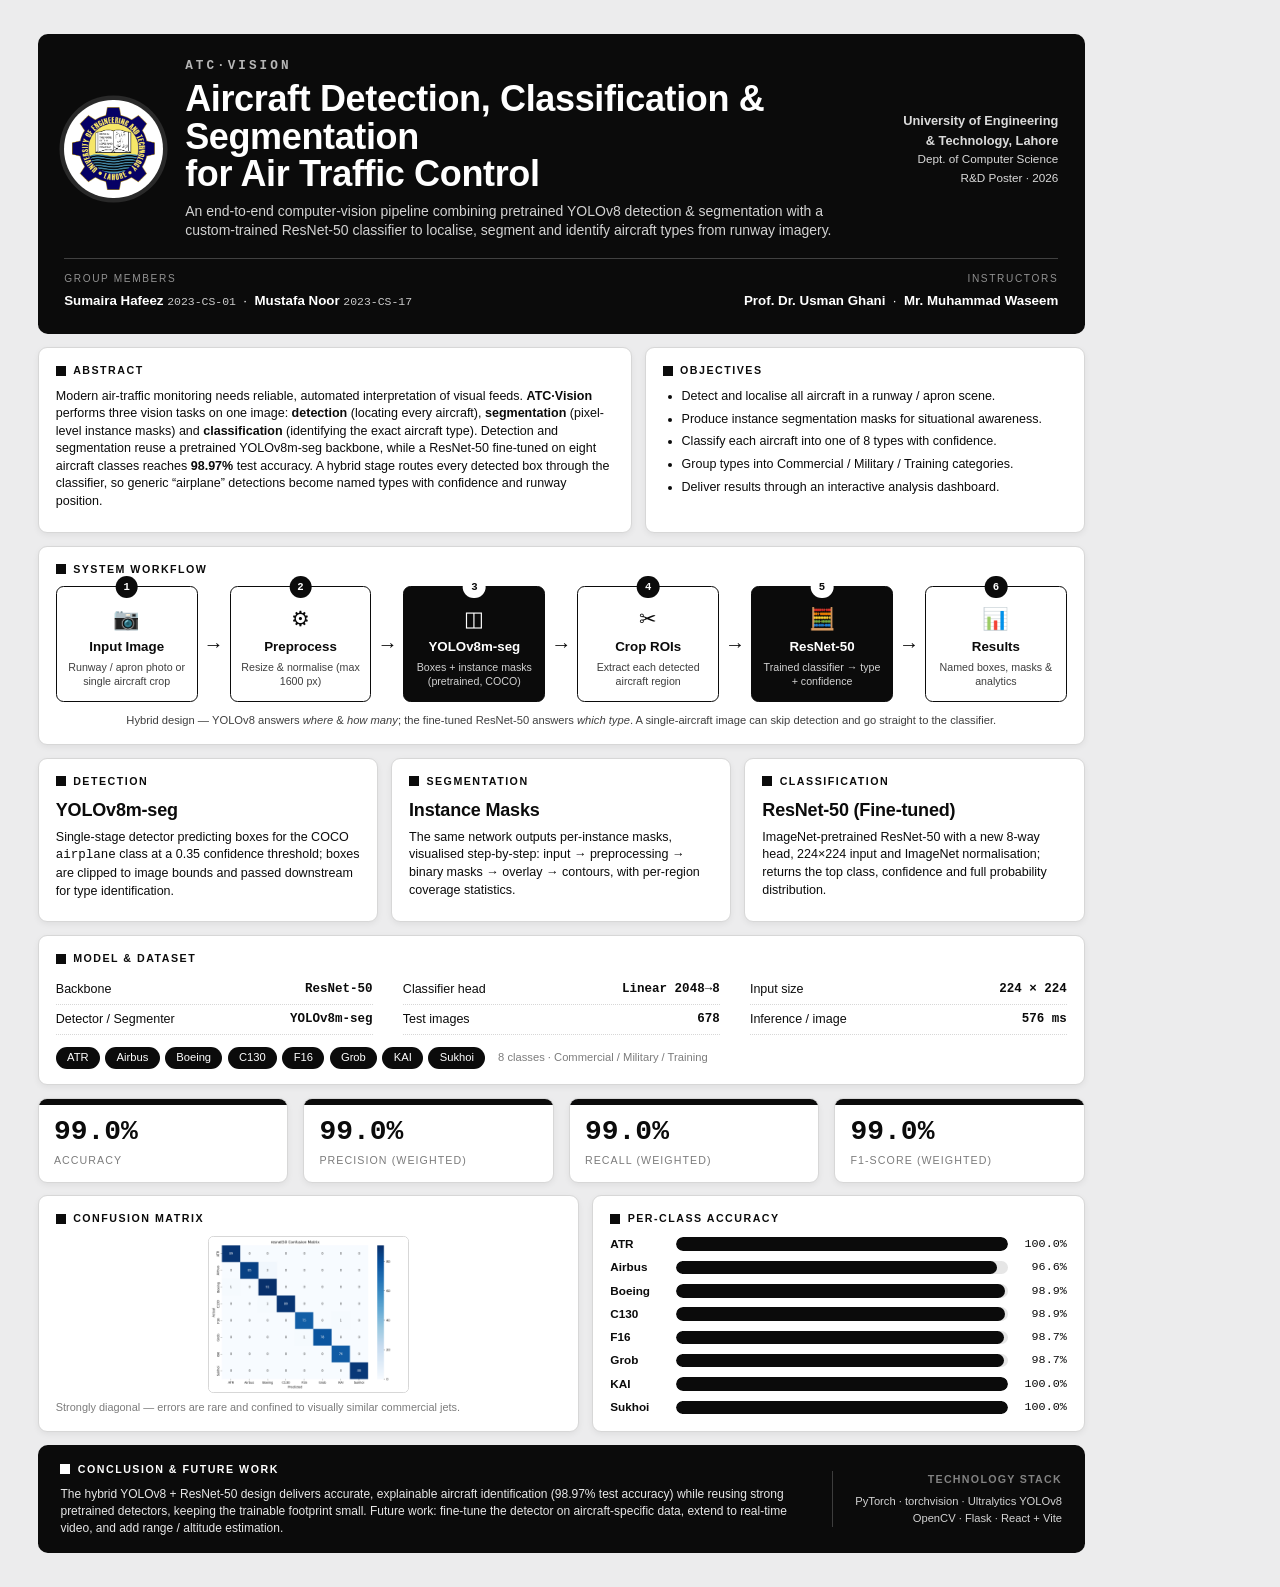
<file: poster.html>
<!DOCTYPE html><html><head><meta charset="utf-8"><style>
@page { size: A3 portrait; margin: 0; }
* { box-sizing: border-box; margin: 0; padding: 0; }
@media print { html, body { height: 419.5mm; overflow: hidden; } }
:root {
  --ink:#0b0b0b; --soft:#3f3f3f; --faint:#7c7c7c; --line:#d7d7d7;
  --card:#ffffff; --canvas:#ececed; --accent:#0b0b0b;
}
html,body { background:var(--canvas); }
body {
  width:297mm; height:420mm; padding:9mm 10mm; background:var(--canvas); color:var(--ink);
  font-family:"Segoe UI","Inter",Arial,sans-serif; font-size:9.4pt; line-height:1.4;
  display:flex; flex-direction:column; overflow:hidden;
}
h1,h2,h3,h4 { letter-spacing:-.01em; }
.mono { font-family:"Consolas",ui-monospace,monospace; }
.mut { color:var(--faint); }
b { font-weight:700; }

/* eyebrow label with square bullet */
.eyebrow { display:flex; align-items:center; gap:2mm; font-size:8pt; text-transform:uppercase;
  letter-spacing:.14em; color:var(--ink); font-weight:800; margin-bottom:2.5mm; }
.eyebrow::before { content:""; width:2.6mm; height:2.6mm; background:var(--accent); display:block; }

/* cards */
.card { background:var(--card); border:.3mm solid var(--line); border-radius:2.4mm;
  padding:4mm 4.5mm; box-shadow:0 .6mm 1.6mm rgba(0,0,0,.06); }

/* ---------- header band ---------- */
.head { background:var(--ink); color:#fff; padding:6mm 7mm; border-radius:2.6mm; }
.head-top { display:flex; align-items:center; gap:6mm; }
.head-logo { flex:none; width:26mm; height:26mm; background:#fff; border-radius:50%;
  display:flex; align-items:center; justify-content:center; box-shadow:0 0 0 1.2mm rgba(255,255,255,.12); }
.head-logo img { width:22mm; height:22mm; object-fit:contain; }
.head-mid { flex:1; }
.kicker { font-family:"Consolas",monospace; font-weight:700; letter-spacing:.24em; font-size:9.5pt; opacity:.7; }
.head h1 { font-size:27pt; line-height:1.04; margin-top:1.5mm; font-weight:800; }
.head .sub { font-size:10.5pt; opacity:.82; margin-top:2.5mm; max-width:182mm; line-height:1.4; }
.head .right { flex:none; text-align:right; font-size:8.8pt; opacity:.85; line-height:1.55; }
.head .right b { font-size:9.6pt; opacity:1; }
.head-div { height:.3mm; background:rgba(255,255,255,.22); margin:4.5mm 0 3.5mm; }
.head-credits { display:flex; justify-content:space-between; gap:8mm; }
.cred .lbl { font-size:7.6pt; text-transform:uppercase; letter-spacing:.16em; opacity:.55; margin-bottom:1.2mm; }
.cred .who { font-size:10pt; line-height:1.5; }
.cred .who .id { font-family:"Consolas",monospace; opacity:.78; font-size:8.6pt; }
.head-credits .right-c { text-align:right; }

/* ---------- body grid ---------- */
.body { flex:1; min-height:0; display:flex; flex-direction:column; gap:3.4mm; margin-top:3.6mm; }
.row { display:grid; gap:3.4mm; }
.r-2 { grid-template-columns:1fr 1fr; }
.r-3 { grid-template-columns:1fr 1fr 1fr; }
.r-ab { grid-template-columns:1.35fr 1fr; }
.r-model { grid-template-columns:1fr 1.25fr; }
.results { flex:1; min-height:0; grid-template-columns:1.1fr 1fr; }

h3.title { font-size:13.5pt; margin-bottom:1.5mm; font-weight:800; }
p { margin-bottom:1.6mm; }
ul { padding-left:5mm; }
li { margin-bottom:1.4mm; }

/* ---------- workflow ---------- */
.flow { display:flex; align-items:stretch; }
.node { flex:1; border:.4mm solid var(--ink); border-radius:2mm; padding:3.2mm 2.5mm; text-align:center;
  background:var(--card); display:flex; flex-direction:column; align-items:center; justify-content:flex-start; position:relative; }
.node.dark { background:var(--ink); color:#fff; border-color:var(--ink); }
.node .step { position:absolute; top:-3mm; left:50%; transform:translateX(-50%); width:6mm; height:6mm;
  background:var(--ink); color:#fff; border-radius:50%; font-size:8pt; font-weight:700; display:flex;
  align-items:center; justify-content:center; font-family:"Consolas",monospace; }
.node.dark .step { background:#fff; color:var(--ink); }
.node .ic { font-size:16pt; margin-top:1.5mm; }
.node .t { font-weight:800; font-size:10pt; margin-top:1mm; }
.node .d { font-size:8pt; color:var(--soft); margin-top:1mm; line-height:1.3; }
.node.dark .d { color:#d2d2d2; }
.arrow { display:flex; align-items:center; justify-content:center; padding:0 1.6mm; font-size:15pt; font-weight:800; }
.flow-note { font-size:8.4pt; color:var(--soft); margin-top:3mm; text-align:center; }

/* ---------- metric tiles ---------- */
.tiles { display:grid; grid-template-columns:repeat(4,1fr); gap:4mm; }
.tile { background:var(--card); border:.3mm solid var(--line); border-radius:2.4mm; padding:3.5mm 4mm;
  position:relative; overflow:hidden; box-shadow:0 .6mm 1.6mm rgba(0,0,0,.06); }
.tile::before { content:""; position:absolute; top:0; left:0; right:0; height:1.6mm; background:var(--ink); }
.tile .v { font-family:"Consolas",monospace; font-weight:700; font-size:21pt; line-height:1; margin-top:1.5mm; }
.tile .l { font-size:8pt; text-transform:uppercase; letter-spacing:.1em; color:var(--faint); margin-top:2mm; }

/* ---------- table ---------- */
table { width:100%; border-collapse:collapse; font-size:8.7pt; }
th,td { text-align:left; padding:1.25mm 2mm; border-bottom:.25mm solid var(--line); }
th { font-size:7.6pt; text-transform:uppercase; letter-spacing:.06em; color:var(--faint); }
td.n,th.n { text-align:right; font-family:"Consolas",monospace; }
tbody tr:nth-child(even) { background:#f6f6f6; }
tr:last-child td { border-bottom:none; }
tfoot td { border-top:.5mm solid var(--ink); font-weight:700; background:#fff; }

/* ---------- key-value ---------- */
.model-grid { display:grid; grid-template-columns:repeat(3,1fr); column-gap:8mm; }
.kv { display:flex; justify-content:space-between; gap:3mm; font-size:9.4pt; padding:1.5mm 0; border-bottom:.25mm dotted var(--line); }
.kv b { font-family:"Consolas",monospace; text-align:right; }
.tags { margin-top:3mm; display:flex; align-items:center; flex-wrap:wrap; gap:1.4mm; }
.tag { display:inline-block; background:var(--ink); color:#fff; border-radius:6mm; padding:.9mm 3mm; font-size:8.4pt; }
.tagnote { font-size:8.4pt; color:var(--faint); margin-left:2mm; }

/* ---------- bars ---------- */
.barwrap { flex:1; min-height:0; display:flex; flex-direction:column; justify-content:space-between; overflow:hidden; }
.bar { display:grid; grid-template-columns:15mm 1fr 13mm; align-items:center; gap:2.5mm; font-size:8.8pt; }
.bl { font-weight:700; }
.bt { height:3.6mm; background:#e6e6e6; border-radius:2mm; overflow:hidden; }
.bf { display:block; height:100%; background:var(--ink); border-radius:2mm; }
.bp { text-align:right; font-family:"Consolas",monospace; }

/* ---------- confusion matrix (flexes to fit) ---------- */
.results .plot { display:flex; flex-direction:column; min-height:0; }
.results .plot .imgbox { flex:1; min-height:0; display:flex; align-items:center; justify-content:center; }
.results .plot img { max-width:100%; max-height:100%; object-fit:contain; border:.25mm solid var(--line); border-radius:1.4mm; }
.results .plot .cap { font-size:8.2pt; color:var(--faint); margin-top:2mm; }
.results .right-col { display:flex; flex-direction:column; min-height:0; }

/* ---------- footer band ---------- */
.foot { background:var(--ink); color:#fff; border-radius:2.6mm; padding:4.5mm 6mm; display:flex; gap:7mm; align-items:center; }
.foot .fc { flex:1; }
.foot .eyebrow { color:#fff; }
.foot .eyebrow::before { background:#fff; }
.foot p { font-size:9pt; opacity:.9; margin:0; line-height:1.4; }
.foot .stack { flex:none; max-width:78mm; text-align:right; font-size:8.4pt; opacity:.82; line-height:1.5; border-left:.3mm solid rgba(255,255,255,.25); padding-left:6mm; }
.foot .stack b { display:block; font-size:8pt; letter-spacing:.12em; text-transform:uppercase; opacity:.6; margin-bottom:1.5mm; }
</style></head><body>

  <div class="head">
    <div class="head-top">
      <div class="head-logo"><img src="[data-uri]" alt="UET Lahore"></div>
      <div class="head-mid">
        <div class="kicker">ATC&middot;VISION</div>
        <h1>Aircraft Detection, Classification &amp; Segmentation<br>for Air Traffic Control</h1>
        <div class="sub">An end-to-end computer-vision pipeline combining pretrained YOLOv8 detection &amp; segmentation
          with a custom-trained ResNet-50 classifier to localise, segment and identify aircraft types from runway imagery.</div>
      </div>
      <div class="right">
        <b>University of Engineering<br>&amp; Technology, Lahore</b><br>Dept. of Computer Science<br>R&amp;D Poster &middot; 2026
      </div>
    </div>
    <div class="head-div"></div>
    <div class="head-credits">
      <div class="cred">
        <div class="lbl">Group Members</div>
        <div class="who"><b>Sumaira Hafeez</b> <span class="id">2023-CS-01</span> &nbsp;&middot;&nbsp; <b>Mustafa Noor</b> <span class="id">2023-CS-17</span></div>
      </div>
      <div class="cred right-c">
        <div class="lbl">Instructors</div>
        <div class="who"><b>Prof. Dr. Usman Ghani</b> &nbsp;&middot;&nbsp; <b>Mr. Muhammad Waseem</b></div>
      </div>
    </div>
  </div>

  <div class="body">

    <!-- abstract + objectives -->
    <div class="row r-ab">
      <div class="card">
        <div class="eyebrow">Abstract</div>
        <p>Modern air-traffic monitoring needs reliable, automated interpretation of visual feeds. <b>ATC&middot;Vision</b>
        performs three vision tasks on one image: <b>detection</b> (locating every aircraft), <b>segmentation</b>
        (pixel-level instance masks) and <b>classification</b> (identifying the exact aircraft type). Detection and
        segmentation reuse a pretrained YOLOv8m-seg backbone, while a ResNet-50 fine-tuned on eight aircraft classes
        reaches <b>98.97%</b> test accuracy. A hybrid stage routes every detected box through the classifier, so
        generic &ldquo;airplane&rdquo; detections become named types with confidence and runway position.</p>
      </div>
      <div class="card">
        <div class="eyebrow">Objectives</div>
        <ul>
          <li>Detect and localise all aircraft in a runway / apron scene.</li>
          <li>Produce instance segmentation masks for situational awareness.</li>
          <li>Classify each aircraft into one of 8 types with confidence.</li>
          <li>Group types into Commercial / Military / Training categories.</li>
          <li>Deliver results through an interactive analysis dashboard.</li>
        </ul>
      </div>
    </div>

    <!-- workflow -->
    <div class="card">
      <div class="eyebrow">System Workflow</div>
      <div class="flow">
        <div class="node"><div class="step">1</div><div class="ic">&#128247;</div><div class="t">Input Image</div><div class="d">Runway / apron photo or single aircraft crop</div></div>
        <div class="arrow">&rarr;</div>
        <div class="node"><div class="step">2</div><div class="ic">&#9881;</div><div class="t">Preprocess</div><div class="d">Resize &amp; normalise (max 1600 px)</div></div>
        <div class="arrow">&rarr;</div>
        <div class="node dark"><div class="step">3</div><div class="ic">&#9707;</div><div class="t">YOLOv8m-seg</div><div class="d">Boxes + instance masks (pretrained, COCO)</div></div>
        <div class="arrow">&rarr;</div>
        <div class="node"><div class="step">4</div><div class="ic">&#9986;</div><div class="t">Crop ROIs</div><div class="d">Extract each detected aircraft region</div></div>
        <div class="arrow">&rarr;</div>
        <div class="node dark"><div class="step">5</div><div class="ic">&#129518;</div><div class="t">ResNet-50</div><div class="d">Trained classifier &rarr; type + confidence</div></div>
        <div class="arrow">&rarr;</div>
        <div class="node"><div class="step">6</div><div class="ic">&#128202;</div><div class="t">Results</div><div class="d">Named boxes, masks &amp; analytics</div></div>
      </div>
      <div class="flow-note">Hybrid design &mdash; YOLOv8 answers <i>where</i> &amp; <i>how many</i>; the fine-tuned ResNet-50 answers <i>which type</i>. A single-aircraft image can skip detection and go straight to the classifier.</div>
    </div>

    <!-- methodology -->
    <div class="row r-3">
      <div class="card"><div class="eyebrow">Detection</div><h3 class="title">YOLOv8m-seg</h3>
        <p>Single-stage detector predicting boxes for the COCO <span class="mono">airplane</span> class at a 0.35
        confidence threshold; boxes are clipped to image bounds and passed downstream for type identification.</p></div>
      <div class="card"><div class="eyebrow">Segmentation</div><h3 class="title">Instance Masks</h3>
        <p>The same network outputs per-instance masks, visualised step-by-step: input &rarr; preprocessing &rarr;
        binary masks &rarr; overlay &rarr; contours, with per-region coverage statistics.</p></div>
      <div class="card"><div class="eyebrow">Classification</div><h3 class="title">ResNet-50 (Fine-tuned)</h3>
        <p>ImageNet-pretrained ResNet-50 with a new 8-way head, 224&times;224 input and ImageNet normalisation; returns
        the top class, confidence and full probability distribution.</p></div>
    </div>

    <!-- model & dataset (compact, full width) -->
    <div class="card">
      <div class="eyebrow">Model &amp; Dataset</div>
      <div class="model-grid">
        <div class="kv"><span>Backbone</span><b>ResNet-50</b></div>
        <div class="kv"><span>Classifier head</span><b>Linear 2048&rarr;8</b></div>
        <div class="kv"><span>Input size</span><b>224 &times; 224</b></div>
        <div class="kv"><span>Detector / Segmenter</span><b>YOLOv8m-seg</b></div>
        <div class="kv"><span>Test images</span><b>678</b></div>
        <div class="kv"><span>Inference / image</span><b>576 ms</b></div>
      </div>
      <div class="tags">
        <span class="tag">ATR</span><span class="tag">Airbus</span><span class="tag">Boeing</span><span class="tag">C130</span>
        <span class="tag">F16</span><span class="tag">Grob</span><span class="tag">KAI</span><span class="tag">Sukhoi</span>
        <span class="tagnote">8 classes &middot; Commercial / Military / Training</span>
      </div>
    </div>

    <!-- metric tiles -->
    <div class="tiles">
      <div class="tile"><div class="v">99.0%</div><div class="l">Accuracy</div></div>
      <div class="tile"><div class="v">99.0%</div><div class="l">Precision (weighted)</div></div>
      <div class="tile"><div class="v">99.0%</div><div class="l">Recall (weighted)</div></div>
      <div class="tile"><div class="v">99.0%</div><div class="l">F1-Score (weighted)</div></div>
    </div>

    <!-- results: confusion matrix + per-class accuracy -->
    <div class="row results">
      <div class="card plot">
        <div class="eyebrow">Confusion Matrix</div>
        <div class="imgbox"><img src="[data-uri]" alt="confusion matrix"></div>
        <div class="cap">Strongly diagonal &mdash; errors are rare and confined to visually similar commercial jets.</div>
      </div>
      <div class="card right-col">
        <div class="eyebrow">Per-Class Accuracy</div>
        <div class="barwrap"><div class="bar"><span class="bl">ATR</span>
      <span class="bt"><span class="bf" style="width:100.0%"></span></span>
      <span class="bp">100.0%</span></div><div class="bar"><span class="bl">Airbus</span>
      <span class="bt"><span class="bf" style="width:96.6%"></span></span>
      <span class="bp">96.6%</span></div><div class="bar"><span class="bl">Boeing</span>
      <span class="bt"><span class="bf" style="width:98.9%"></span></span>
      <span class="bp">98.9%</span></div><div class="bar"><span class="bl">C130</span>
      <span class="bt"><span class="bf" style="width:98.9%"></span></span>
      <span class="bp">98.9%</span></div><div class="bar"><span class="bl">F16</span>
      <span class="bt"><span class="bf" style="width:98.7%"></span></span>
      <span class="bp">98.7%</span></div><div class="bar"><span class="bl">Grob</span>
      <span class="bt"><span class="bf" style="width:98.7%"></span></span>
      <span class="bp">98.7%</span></div><div class="bar"><span class="bl">KAI</span>
      <span class="bt"><span class="bf" style="width:100.0%"></span></span>
      <span class="bp">100.0%</span></div><div class="bar"><span class="bl">Sukhoi</span>
      <span class="bt"><span class="bf" style="width:100.0%"></span></span>
      <span class="bp">100.0%</span></div></div>
      </div>
    </div>

    <!-- footer band -->
    <div class="foot">
      <div class="fc">
        <div class="eyebrow">Conclusion &amp; Future Work</div>
        <p>The hybrid YOLOv8 + ResNet-50 design delivers accurate, explainable aircraft identification (98.97% test
        accuracy) while reusing strong pretrained detectors, keeping the trainable footprint small. Future work: fine-tune
        the detector on aircraft-specific data, extend to real-time video, and add range / altitude estimation.</p>
      </div>
      <div class="stack">
        <b>Technology Stack</b>
        PyTorch &middot; torchvision &middot; Ultralytics YOLOv8<br>OpenCV &middot; Flask &middot; React + Vite
      </div>
    </div>

  </div>
</body></html>
</file>
